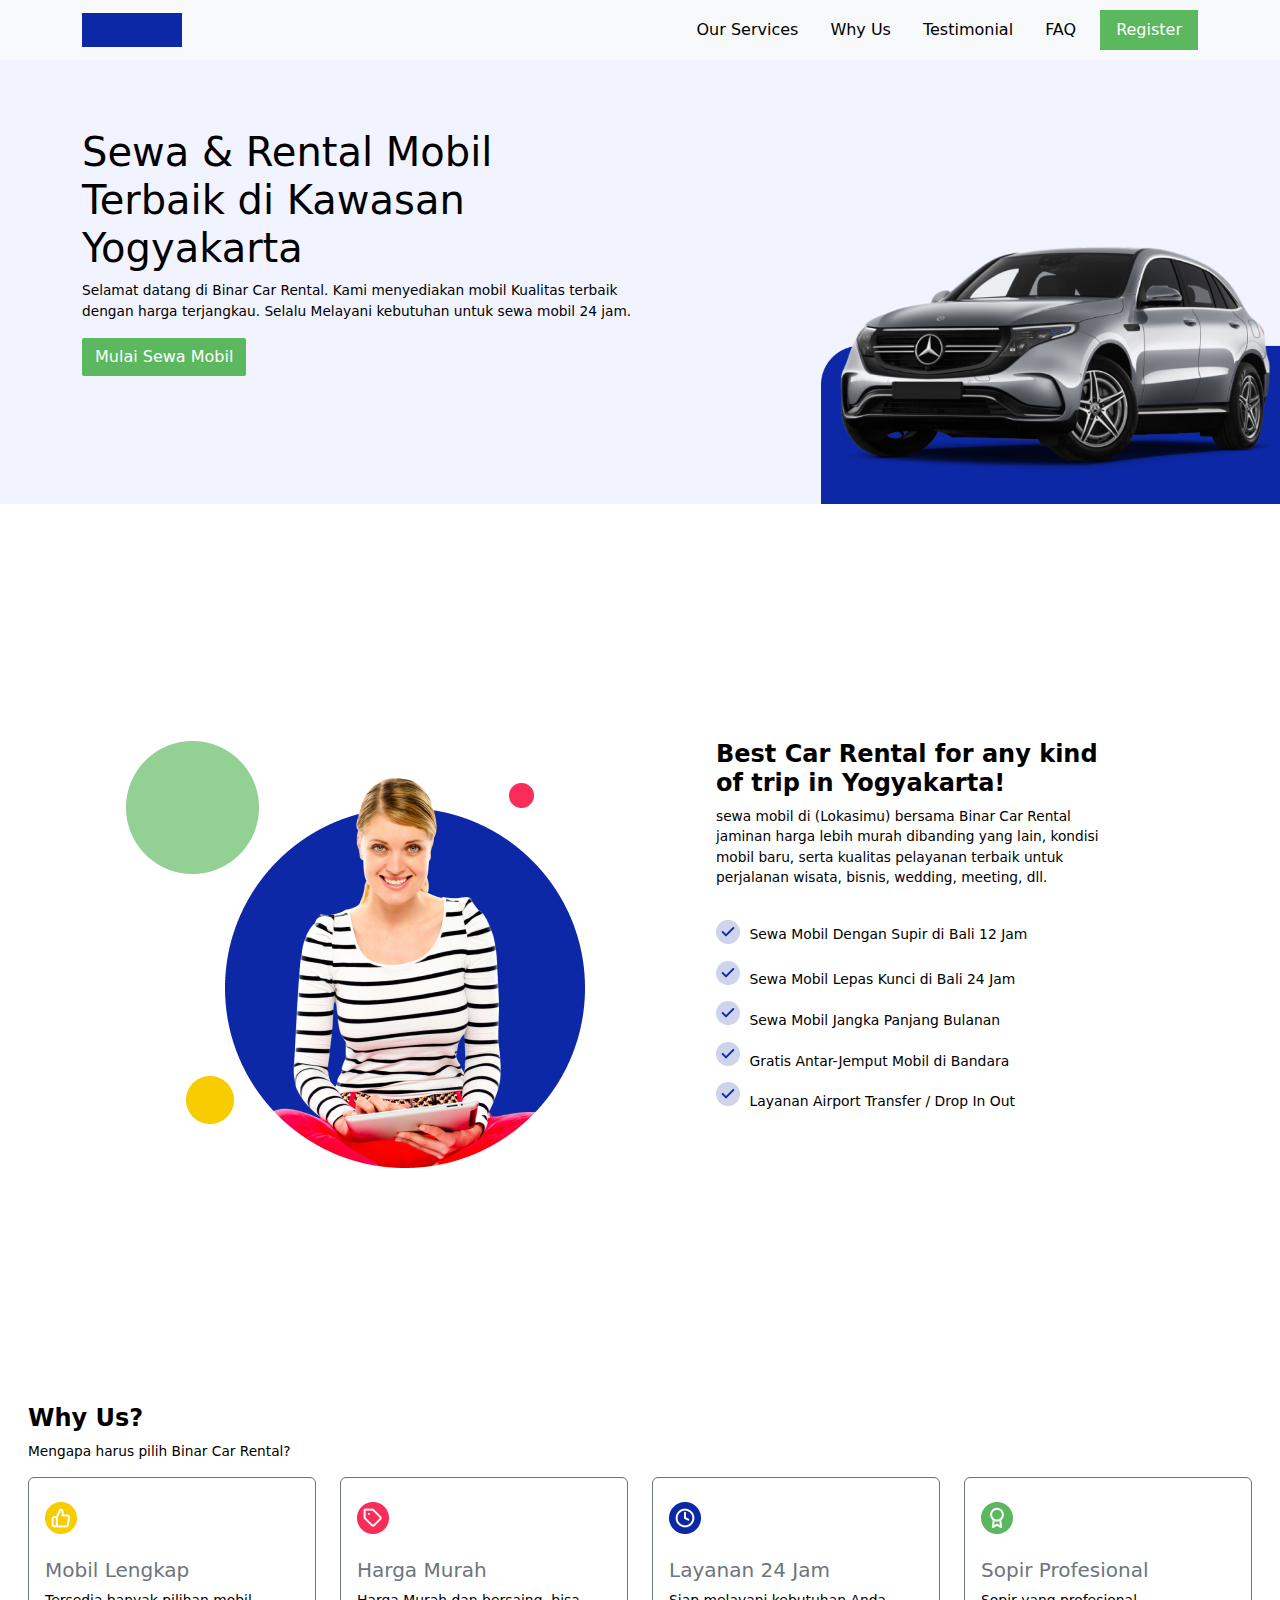
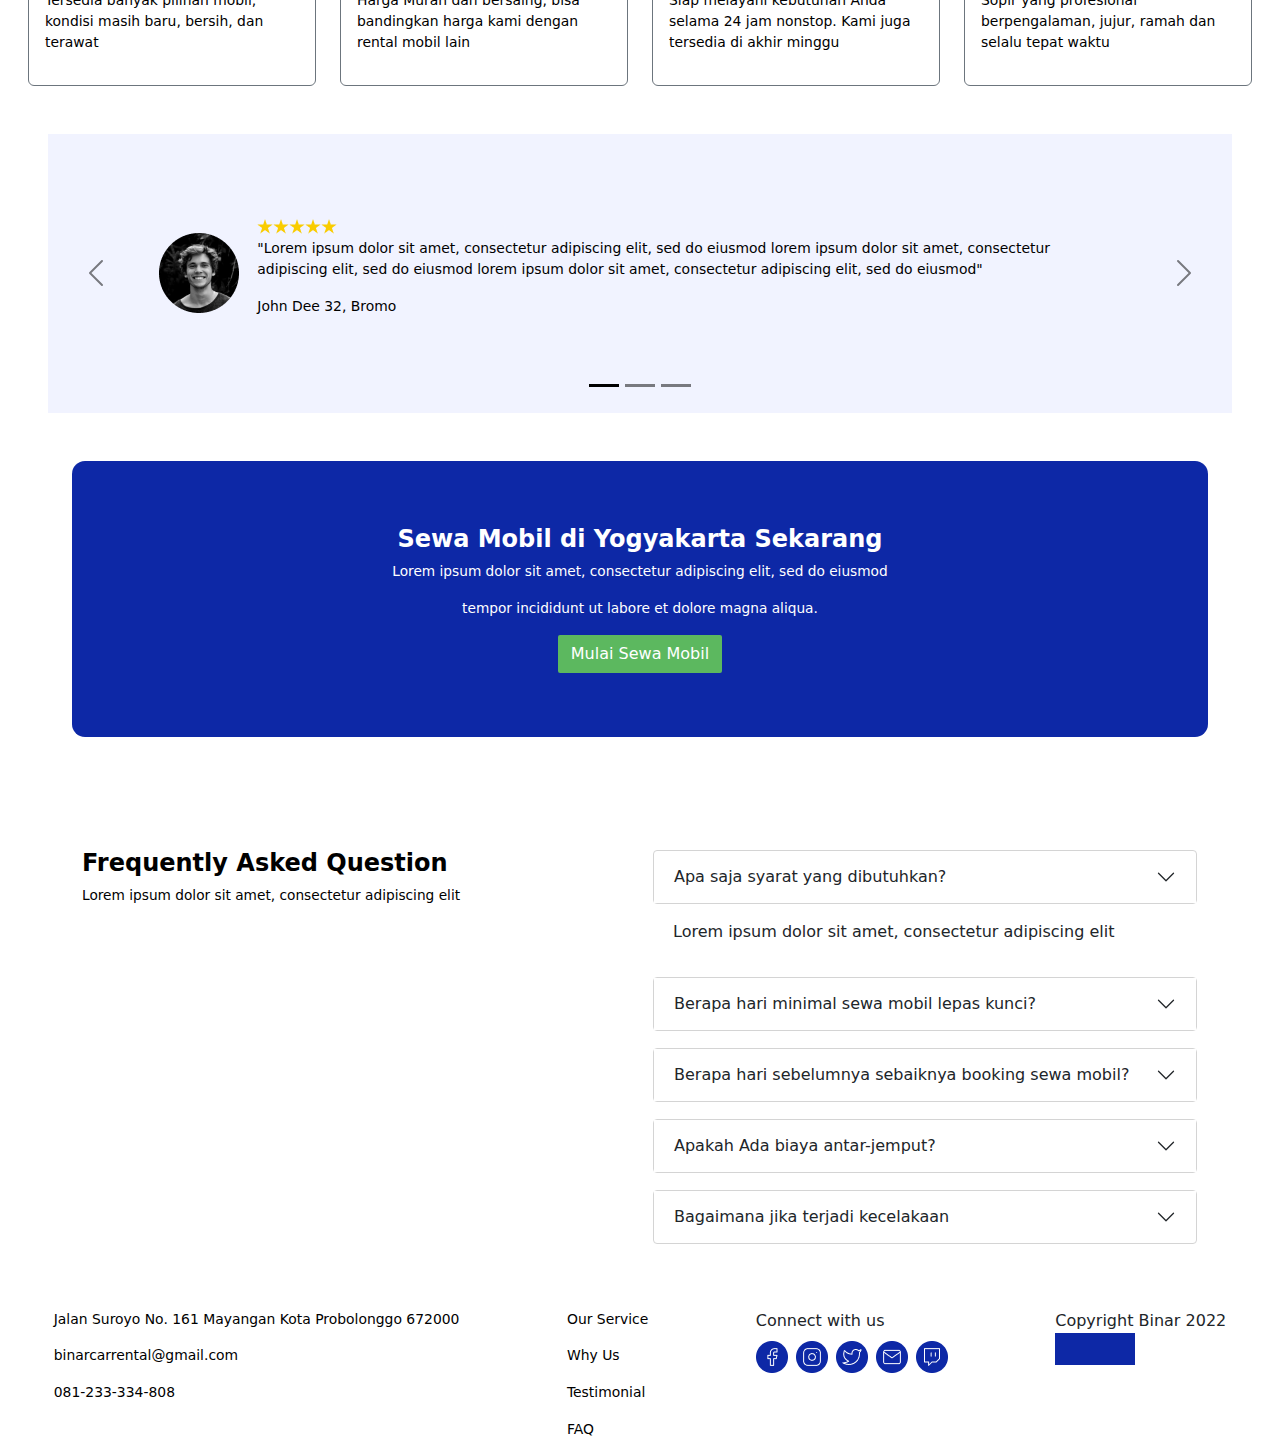
<file: index.html>
<!DOCTYPE html>
<html lang="en">
<head>
    <meta charset="UTF-8">
    <meta name="viewport" content="width=device-width, initial-scale=1.0">
    <title>Binar Car Rental</title>
    <link href="https://cdn.jsdelivr.net/npm/bootstrap@5.3.1/dist/css/bootstrap.min.css" rel="stylesheet">
    <link rel="stylesheet" href="/css/Styles.css">

</head>
<body class="d-flex flex-column">
    <!-- start navbar section -->
    <section id="navUp" class="fixed-top" style="background-color: #F1F3FF;">
      <nav class="navbar navbar-expand-lg bg-body-tertiary"> 
        <div class="container"> 
            <div class="d-flex w-100 justify-content-between"> 
                <a class="navbar-brand" href="#"><img src="/images/logo.png" alt="Logo"></a> 
                <button class="navbar-toggler" type="button" data-bs-toggle="offcanvas" 
                    data-bs-target="#offcanvasNavbar" aria-controls="offcanvasNavbar" aria-label="Toggle navigation"> 
                    <span class="navbar-toggler-icon"></span> 
                </button> 
            </div> 
 
            <div class="offcanvas offcanvas-end w-50" tabindex="-1" id="offcanvasNavbar" 
                aria-labelledby="offcanvasNavbarLabel"> 
                <div class="offcanvas-header"> 
                    <h6 class="offcanvas-title fw-bold" id="offcanvasNavbarLabel">BCR</h6> 
                    <button type="button" class="btn-close" data-bs-dismiss="offcanvas" aria-label="Close"></button> 
                </div> 
                <ul class="navbar-nav mb-lg-0 ms-2 align-items-start gap-3"> 
                    <li class="nav-item"> 
                        <a class="nav-link active" href="#our-services">Our Services</a> 
                    </li> 
                    <li class="nav-item"> 
                        <a class="nav-link active" href="#why-us">Why Us</a> 
                    </li> 
                    <li class="nav-item"> 
                        <a class="nav-link active" href="#testimoni">Testimonial</a> 
                    </li> 
                    <li class="nav-item"> 
                        <a class="nav-link active" href="#faq">FAQ</a> 
                    </li> 
                    <li class="nav-item register-button px-2"> 
                        <a class="nav-link active text-white" href="#">Register</a> 
                    </li> 
 
                </ul> 
            </div> 
        </div> 
      </nav>

    </section>
    <!-- End navbar section -->

    <!-- start hero section -->
    <section id="hero" class="position-relative py-5 d-flex  " style="background-color: #F1F3FF; height: 504px;">
      <div class="container">
          <div class="row-md-1">
              <div class="col-lg-6">
                      <h1 class="fs-lg-4 fs-1">Sewa & Rental Mobil Terbaik di Kawasan Yogyakarta</h1>
                      <p class="fs-sm-6 fs-14">Selamat datang di Binar Car Rental. Kami menyediakan mobil Kualitas terbaik dengan harga terjangkau. Selalu Melayani kebutuhan untuk sewa mobil 24 jam.</p>
                      <div class="row">
                          <div class="col-lg-12">
                              <button class="btn text-start" style="border-radius: 2px; background-color: #5CB85F; color: white;">Mulai Sewa Mobil</button>
                          </div>
                      </div>                  
              </div>
              <div class="col-lg-6 ">
                <img src="/images/img_car.png" alt="gambar mobil" class="img-fluid position-absolute bottom-0 end-0 larg-screen-image" style="width: 500px;">
              </div>
          </div>
      </div>
  </section>
    <!-- End hero section -->

    <!-- Start Our service -->
    <section id="service">
      <div class="container min-vh-100 d-flex align-items-center  justify-content-center">
        <div class="row">
          <div class="col-md-6 d-flex align-items-center justify-content-center">
            <div class="box">
              <img src="/images/img_service.png" alt="service" class="img-fluid" >
            </div>
          </div>
          <div class="col">
            <div class="col-md-10">
              <div class="box">
                <h1 class="fs-1-5">Best Car Rental for any kind of trip in Yogyakarta!</h1>
                <p class="fs-14">sewa mobil di (Lokasimu) bersama Binar Car Rental jaminan harga lebih murah dibanding yang lain, kondisi mobil baru, serta kualitas pelayanan terbaik untuk perjalanan wisata, bisnis, wedding, meeting, dll.</p>
              </div>
              <div class="d-flex flex-row">
                <div class="col-md-1 mt-3">
                  <div class="box">
                    <div class="d-flex flex-column mx-lg-0">
                      <div class="mb-3 ">
                        <img src="/images/Group 53.png" alt="">
                      </div>
                      <div class="mb-3">
                        <img src="/images/Group 53.png" alt="">
                      </div>
                      <div class="mb-3">
                        <img src="/images/Group 53.png" alt="">
                      </div>
                      <div class="mb-3">
                        <img src="/images/Group 53.png" alt="">
                      </div>
                      <div class="mb-3">
                        <img src="/images/Group 53.png" alt="">
                      </div>
                    </div>
                  </div>
                </div>

                <div class="col-md-100 mt-3">
                  <div class="box">
                    <div class="d-flex flex-column">
                      <div class="mb-1 mt-1">
                        <p>Sewa Mobil Dengan Supir di Bali 12 Jam</p>
                      </div>
                      <div class="mt-1">
                        <p>Sewa Mobil Lepas Kunci di Bali 24 Jam</p>
                      </div>
                      <div class="mt-1">
                        <p>Sewa Mobil Jangka Panjang Bulanan</p>
                      </div>
                      <div class="mt-1">
                        <p>Gratis Antar-Jemput Mobil di Bandara</p>
                      </div>
                      <div class="mt-1">
                        <p>Layanan Airport Transfer / Drop In Out</p>
                      </div>
                    </div>
                  </div>
                </div>
              </div>
            </div>
          </div>
        </div>
      </div>
    </section>
    <!-- End Our service -->

    <!-- Start Why Us Section -->
    <section id="why">
      <div class="d-flex flex-row justify-content-center">
        <div class="d-flex flex-column justify-content-start">
          <div class="atas d-flex flex-column align-items-start">
            <h1 class="fs-1-5 text-start">Why Us?</h1>
            <p class="fs-14">Mengapa harus pilih Binar Car Rental?</p>
          </div>
          <div class="cards d-flex flex-lg-row gap-4">
            <!-- 1 -->
            <div class="unite card border-secondary mb-0" style="max-width: 18rem;">
              <div class="card-header pt-4">
                <img src="/images/icon_complete.png" alt="">
              </div>
              <div class="card-body text-secondary">
                <h5 class="card-title">Mobil Lengkap</h5>
                <p class="card-text">Tersedia banyak pilihan mobil, kondisi masih baru, bersih, dan terawat<p>
              </div>
            </div>
            <!-- 2 -->
            <div class="unite card border-secondary mb-0" style="max-width: 18rem;">
              <div class="card-header pt-4">
                <img src="/images/icon_price.png" alt="">
              </div>
              <div class="card-body text-secondary">
                <h5 class="card-title">Harga Murah</h5>
                <p class="card-text">Harga Murah dan bersaing, bisa bandingkan harga kami dengan rental mobil lain</p>
              </div>
            </div>
            <!-- 3 -->
            <div class="unite card border-secondary mb-0" style="max-width: 18rem;">
              <div class="card-header pt-4">
                <img src="/images/icon_24hrs.png" alt="">
              </div>
              <div class="card-body text-secondary">
                <h5 class="card-title">Layanan 24 Jam</h5>
                <p class="card-text">Siap melayani kebutuhan Anda selama 24 jam nonstop. Kami juga tersedia di akhir minggu</p>
              </div>
            </div>
            <!-- 4 -->
            <div class="unite card border-secondary mb-0" style="max-width: 18rem;">
              <div class="card-header pt-4">
                <img src="/images/icon_professional.png" alt="">
              </div>
              <div class="card-body text-secondary">
                <h5 class="card-title">Sopir Profesional</h5>
                <p class="card-text">Sopir yang profesional berpengalaman, jujur, ramah dan selalu tepat waktu</p>
              </div>
            </div>
  
          </div>
        </div>
      </div>
    </section>
    <!-- End Why Us Section -->
    
    <!-- Strat Testimonial section -->
      <section id="testimonial" class="section-testimonial at-lg-5 pt-lg-5" >
        <div id="carouselExampleDark" class="carousel carousel-dark slide" >
          <div class="carousel-indicators">
            <button type="button" data-bs-target="#carouselExampleDark" data-bs-slide-to="0" class="active" aria-current="true" aria-label="Slide 1"></button>
            <button type="button" data-bs-target="#carouselExampleDark" data-bs-slide-to="1" aria-label="Slide 2"></button>
            <button type="button" data-bs-target="#carouselExampleDark" data-bs-slide-to="2" aria-label="Slide 3"></button>
          </div>
          <div class="carousel-inner">
              <div class="carousel-item " data-bs-interval="10000" >
                <div class="row justify-content-center" style="background-color: #F1F3FF; padding: 5em 0em; margin: 0em 3em;">
                  <div class="col-1 align-self-center">
                    <img class="author-ing" src="images/img_photo (1).png" alt="" /> 
                  </div>
                  <div class="col-9 review">
                    <img class="rate-ing" src="images/Rate.png" alt="" />
                    <p class="text-review">
                            "Lorem ipsum dolor sit amet, consectetur adipiscing elit, sed do eiusmod lorem ipsum dolor sit amet, consectetur adipiscing elit, sed do eiusmod lorem ipsum dolor sit amet, consectetur adipiscing elit, sed do eiusmod"
                    </p>
                    <p class="author">John Dee 32, Bromo</p>
                  </div>
                </div>
              </div>

            <div class="carousel-item " data-bs-interval="2000" >
              <div class="row justify-content-center" style="background-color: #F1F3FF; padding: 5em 0em; margin: 0em 3em;">
                <div class="col-1 align-self-center">
                  <img class="author-ing" src="images/img_photo.png" alt="" /> 
                </div>
                <div class="col-9 review">
                  <img class="rate-ing" src="images/Rate.png" alt="" />
                  <p class="text-review">
                          "Lorem ipsum dolor sit amet, consectetur adipiscing elit, sed do eiusmod lorem ipsum dolor sit amet, consectetur adipiscing elit, sed do eiusmod lorem ipsum dolor sit amet, consectetur adipiscing elit, sed do eiusmod"
                  </p>
                  <p class="author">John Dee 32, Bromo</p>
                </div>
              </div>
            </div>

            <div class="carousel-item active" data-bs-interval="2000" >
              <div class="row justify-content-center" style="background-color: #F1F3FF; padding: 5em 0em; margin: 0em 3em;">
                <div class="col-1 align-self-center">
                  <img class="author-ing" src="images/img_photo.png" alt="" /> 
                </div>
                <div class="col-9 review">
                  <img class="rate-ing" src="images/Rate.png" alt="" />
                  <p class="text-review">
                          "Lorem ipsum dolor sit amet, consectetur adipiscing elit, sed do eiusmod lorem ipsum dolor sit amet, consectetur adipiscing elit, sed do eiusmod lorem ipsum dolor sit amet, consectetur adipiscing elit, sed do eiusmod"
                  </p>
                  <p class="author">John Dee 32, Bromo</p>
                </div>
              </div>
            </div>

          </div>
          <button class="carousel-control-prev" type="button" data-bs-target="#carouselExampleDark" data-bs-slide="prev">
            <span class="carousel-control-prev-icon" aria-hidden="true"></span>
            <span class="visually-hidden">Previous</span>
          </button>
          <button class="carousel-control-next" type="button" data-bs-target="#carouselExampleDark" data-bs-slide="next">
            <span class="carousel-control-next-icon" aria-hidden="true"></span>
            <span class="visually-hidden">Next</span>
          </button>
        </div>
        </section>
    <!-- End Testimonial section -->

    <!-- Start Sewa mobil -->
    <section class="mb-5 mt-5">
      <div class="d-flex flex-lg-row justify-content-evenly align-items-center">
        <div class="sewa d-flex flex-column" style="background-color: #0D28A6;">
          <h1 class="fs-1-5 text-center text text-white">Sewa Mobil di Yogyakarta Sekarang</h1>
          <p class="fs-14 text-center text text-white">Lorem ipsum dolor sit amet, consectetur adipiscing elit, 
            sed do eiusmod </p>
          <p class="fs-14 text-center text text-white">tempor incididunt ut labore et dolore magna aliqua.</p>
            <div class="d-flex flex-row justify-content-center">
                  <button class="btn text-center" style="border-radius: 2px; background-color: #5CB85F; color: white;">Mulai Sewa Mobil</button>
          </div> 
        </div>
      </div>
    </section>
    <!-- End Sewa mobil -->

    <!-- Start FAQ -->
    <section id="faq" class="mb-5">
      <div class="d-flex flex-row justify-content-center">
        <div class="container">
          <div class="row">
            <div class="col-md-6">
              <h1 class="fs-1-5 text-lg-start text-center text-sm-center">Frequently Asked Question</h1>
              <p class="fs-14 text-lg-start text-center text-sm-center">Lorem ipsum dolor sit amet, consectetur adipiscing elit</p>
            </div>
            <div class="col-md-6">
              <div class="accordion"  id="accordionExample">
                <!-- 1 -->
                <div class="accordion-item">
                  <h2 class="accordion-header">
                    <button class="accordion-button collapsed" type="button" data-bs-toggle="collapse" data-bs-target="#collapseTwo" aria-expanded="true" aria-controls="collapseTwo">
                      Apa saja syarat yang dibutuhkan?
                    </button>
                  </h2>
                  <div id="collapseOne" class="accordion-collapse collapse show" data-bs-parent="#accordionExample">
                    <div class="accordion-body">
                      Lorem ipsum dolor sit amet, consectetur adipiscing elit
                    </div>
                  </div>
                </div>
                <!-- 2 -->
                <div class="accordion-item">
                  <h2 class="accordion-header">
                    <button class="accordion-button collapsed" type="button" data-bs-toggle="collapse" data-bs-target="#collapseTwo" aria-expanded="false" aria-controls="collapseTwo">
                      Berapa hari minimal sewa mobil lepas kunci?
                    </button>
                  </h2>
                  <div id="collapseTwo" class="accordion-collapse collapse" data-bs-parent="#accordionExample">
                    <div class="accordion-body">
                      Lorem ipsum dolor sit amet, consectetur adipiscing elit
                    </div>
                  </div>
                </div>
                <!-- 3 -->
                <div class="accordion-item">
                  <h2 class="accordion-header">
                    <button class="accordion-button collapsed" type="button" data-bs-toggle="collapse" data-bs-target="#collapseThree" aria-expanded="false" aria-controls="collapseThree">
                      Berapa hari sebelumnya sebaiknya booking sewa mobil?
                    </button>
                  </h2>
                  <div id="collapseThree" class="accordion-collapse collapse" data-bs-parent="#accordionExample">
                    <div class="accordion-body">
                      Lorem ipsum dolor sit amet, consectetur adipiscing elit
                    </div>
                  </div>
                </div>
                <!-- 4 -->
                <div class="accordion-item">
                  <h2 class="accordion-header">
                    <button class="accordion-button collapsed" type="button" data-bs-toggle="collapse" data-bs-target="#collapseThree" aria-expanded="false" aria-controls="collapseThree">
                      Apakah Ada biaya antar-jemput?
                    </button>
                  </h2>
                  <div id="collapseFour" class="accordion-collapse collapse" data-bs-parent="#accordionExample">
                    <div class="accordion-body">
                      Lorem ipsum dolor sit amet, consectetur adipiscing elit
                    </div>
                  </div>
                </div>
                <!-- 5 -->
                <div class="accordion-item">
                  <h2 class="accordion-header">
                    <button class="accordion-button collapsed" type="button" data-bs-toggle="collapse" data-bs-target="#collapseThree" aria-expanded="false" aria-controls="collapseThree">
                      Bagaimana jika terjadi kecelakaan
                    </button>
                  </h2>
                  <div id="collapseFive" class="accordion-collapse collapse" data-bs-parent="#accordionExample">
                    <div class="accordion-body">
                      Lorem ipsum dolor sit amet, consectetur adipiscing elit
                    </div>
                  </div>
                </div>
                <!-- 5 -->
              </div>
            </div>
          </div>
        </div>
      </div>
    </section>
    <!-- End FAQ -->

    <!-- Start Footer -->
    <section id="footer">
      <div class="footer d-flex flex-lg-row justify-content-around">
        <div class="d-flex flex-column">
          <p>Jalan Suroyo No. 161 Mayangan Kota Probolonggo 672000</p>
          <P>binarcarrental@gmail.com</P>
          <P>081-233-334-808</P>
        </div>
        <div class="d-flex flex-column">
          <p>Our Service</p>
          <p>Why Us</p>
          <p>Testimonial</p>
          <p>FAQ</p>
        </div>
        <div class="d-flex flex-column">
          Connect with us
          <div class="d-flex flex-lg-row gap-2 mt-2">
            <img src="/images/icon_facebook.png" alt="">
            <img src="/images/icon_instagram.png" alt="">
            <img src="/images/icon_twitter.png" alt="">
            <img src="/images/icon_mail.png" alt="">
            <img src="/images/icon_twitch.png" alt="">
          </div>
        </div>
        <div class="d-flex flex-column">
          Copyright Binar 2022
          <div  style="background-color: #0D28A6; width: 5em;">
            <h5 style="color: #0D28A6;">Logo</h5>
          </div>
        </div>
      </div>
    </section>
    <!-- End Footer -->

   
</body>
<!-- Script cdn bootstrap -->
<script src="https://cdn.jsdelivr.net/npm/bootstrap@5.3.1/dist/js/bootstrap.bundle.min.js"></script>
</html>



<!-- mey -->
<!-- <div class="item">
  <div class="card-testimonial row">
    <div class="col-3 align-self-center">
      <img class="author-ing" src="images/img_photo (1).png" alt="" /> 
    </div>
    <div class="col-9 review">
      <img class="rate-ing" src="images/Rate.png" alt="" />
      <p class="text-review">
              "Lorem ipsum dolor sit amet, consectetur adipiscing elit, sed do eiusmod lorem ipsum dolor sit amet, consectetur adipiscing elit, sed do eiusmod lorem ipsum dolor sit amet, consectetur adipiscing elit, sed do eiusmod"
      </p>
      <p class="author">John Dee 32, Bromo</p>
    </div>
  </div>
</div> -->
</file>
<file: css/Styles.css>
/* Global styles */
nav ul li a { 
    white-space: nowrap; 
  } 
   
nav .register-button { 
    background-color: #5cb85f; 
  }

  
.fs-1-5 {
    font-size: 1.5em;
    font-weight: bold;
}

.fs-14 {
    font-size: 0.857em;
}

#service .container .row {
    gap: 4em;
}

#why .unite {
    background-color: transparent;
}

#why .card-header {
    background-color: transparent;
    border: none;
}
#testimoni{
    margin-top: 8em;
}

p, h1 {
    font-size: 0.87em;
    color: black;
}
.sewa{
    padding: 5% 25%;
    border-radius: 13px;
    margin-bottom: 4em;
}
.accordion-item {
    margin-bottom: 1em; 
    border: 1px solid transparent;
}
.accordion-item .accordion-header{
    border: 1px solid #D4D4D4;
    border-radius: 4px;
}


/* Media queries */
@media (max-width: 360px) {
    #hero {
        /* min-height: 100vh; */
        display: flex;
    }

    .offcanvas-end {
        width: 20px;
    }

    .col-lg-6 {
        margin-top: 30px;
    }

    .img-fluid {
        width: 252px;
    }
    #service, #why,#testimoni{
        margin-top: 4em;
    }

    #why .cards {
        display: flex;
        flex-direction: column;
        margin-bottom: 5em;
    }

    #why .atas, .fs-1-5 {
        display: flex;
        align-self: center;
    }
    #why .unite{
        margin-bottom: 1rem;
    }
    .sewa{
        margin: 0% 10% 20% 10%;
        padding: 5%;
    } 
    #footer .footer{
        display: flex;
        flex-direction: column;
        margin: 3em;
    }
    #testimoni{
        display: none;
    }
}

@media (min-width: 362px) and (max-width: 599px) {
    #why .cards {
        display: flex;
        flex-direction: column;
    }
    #why .atas, .fs-1-5 {
        display: flex;
        align-self: center;
    }
    .sewa{
        margin: 0% 10% 0% 10%;
        padding: 0% 0% 0% 0%;
    }

}

@media (min-width: 600px) {
    #hero .container {
        align-self: center;
    }

    .img-fluid {
        max-width: 459px;
    }

    #why .cards {
        display: flex;
        flex-direction: column;
    }

}
</file>
